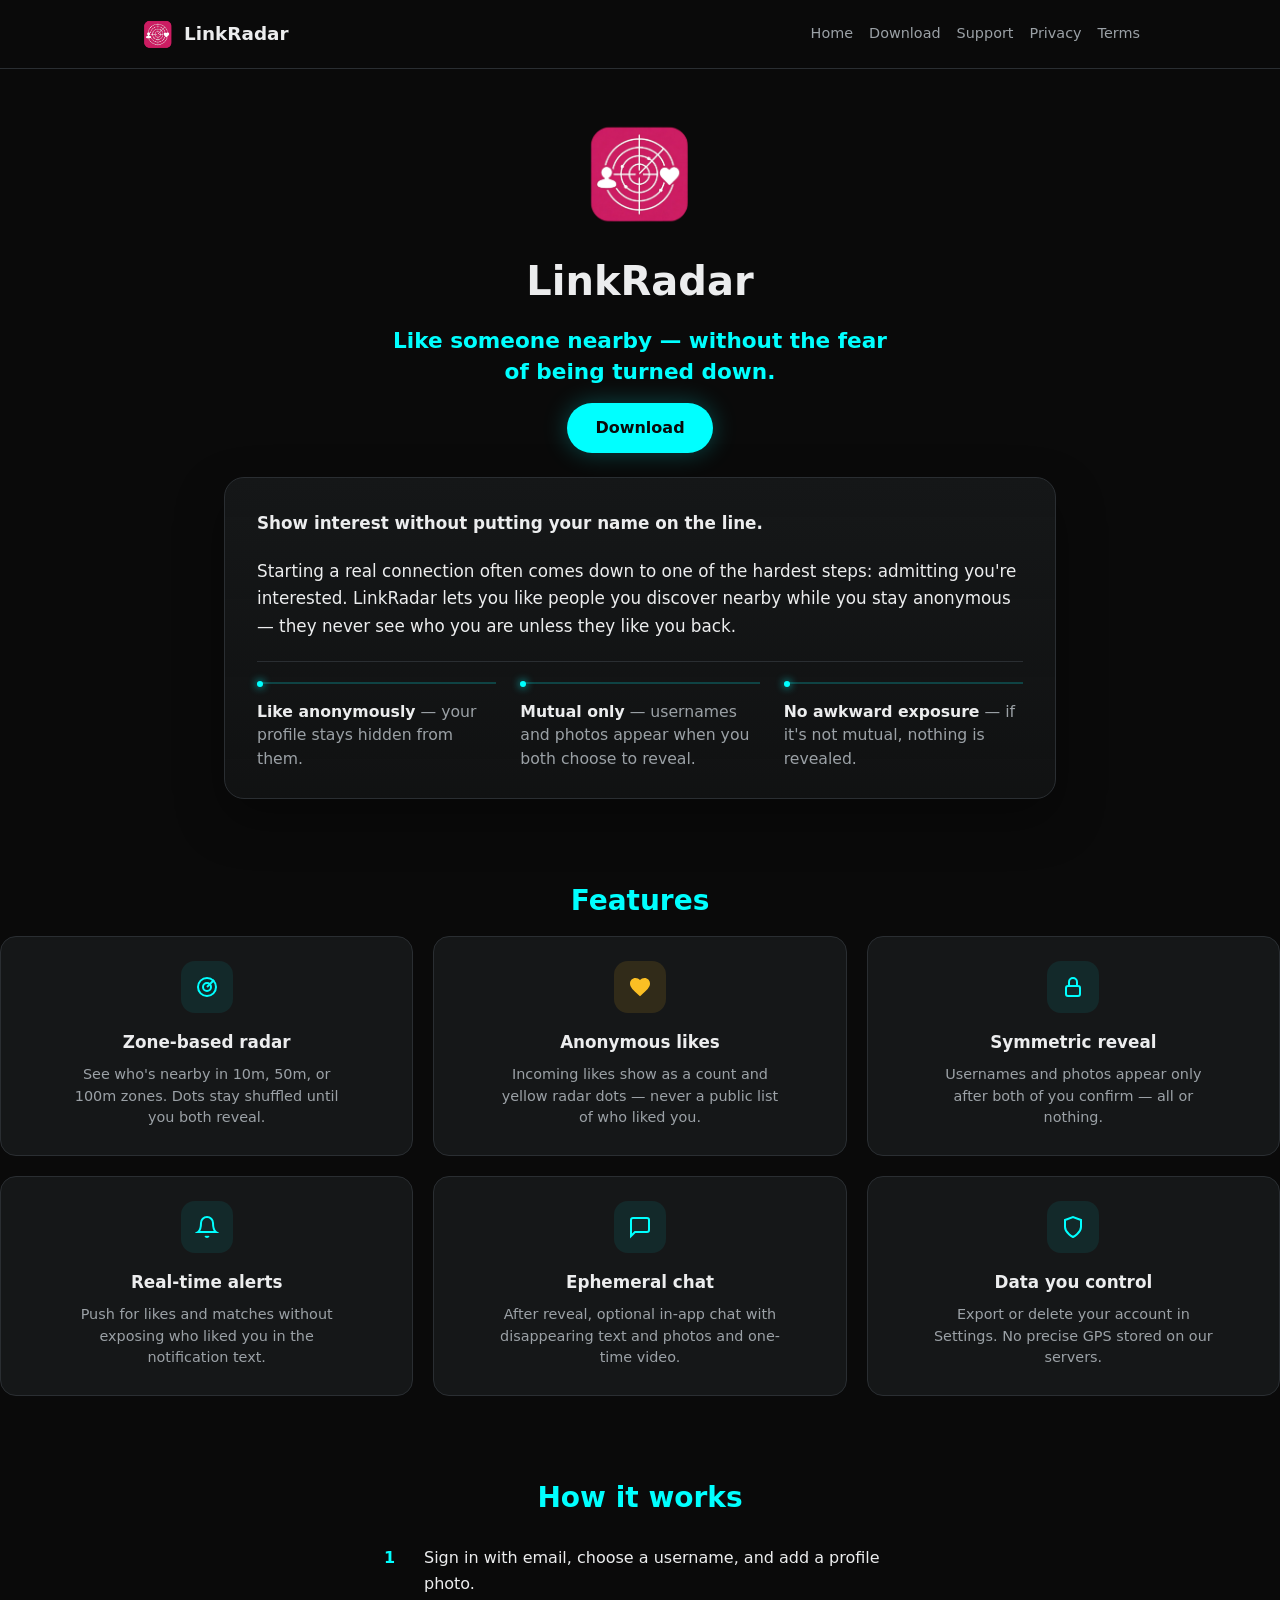
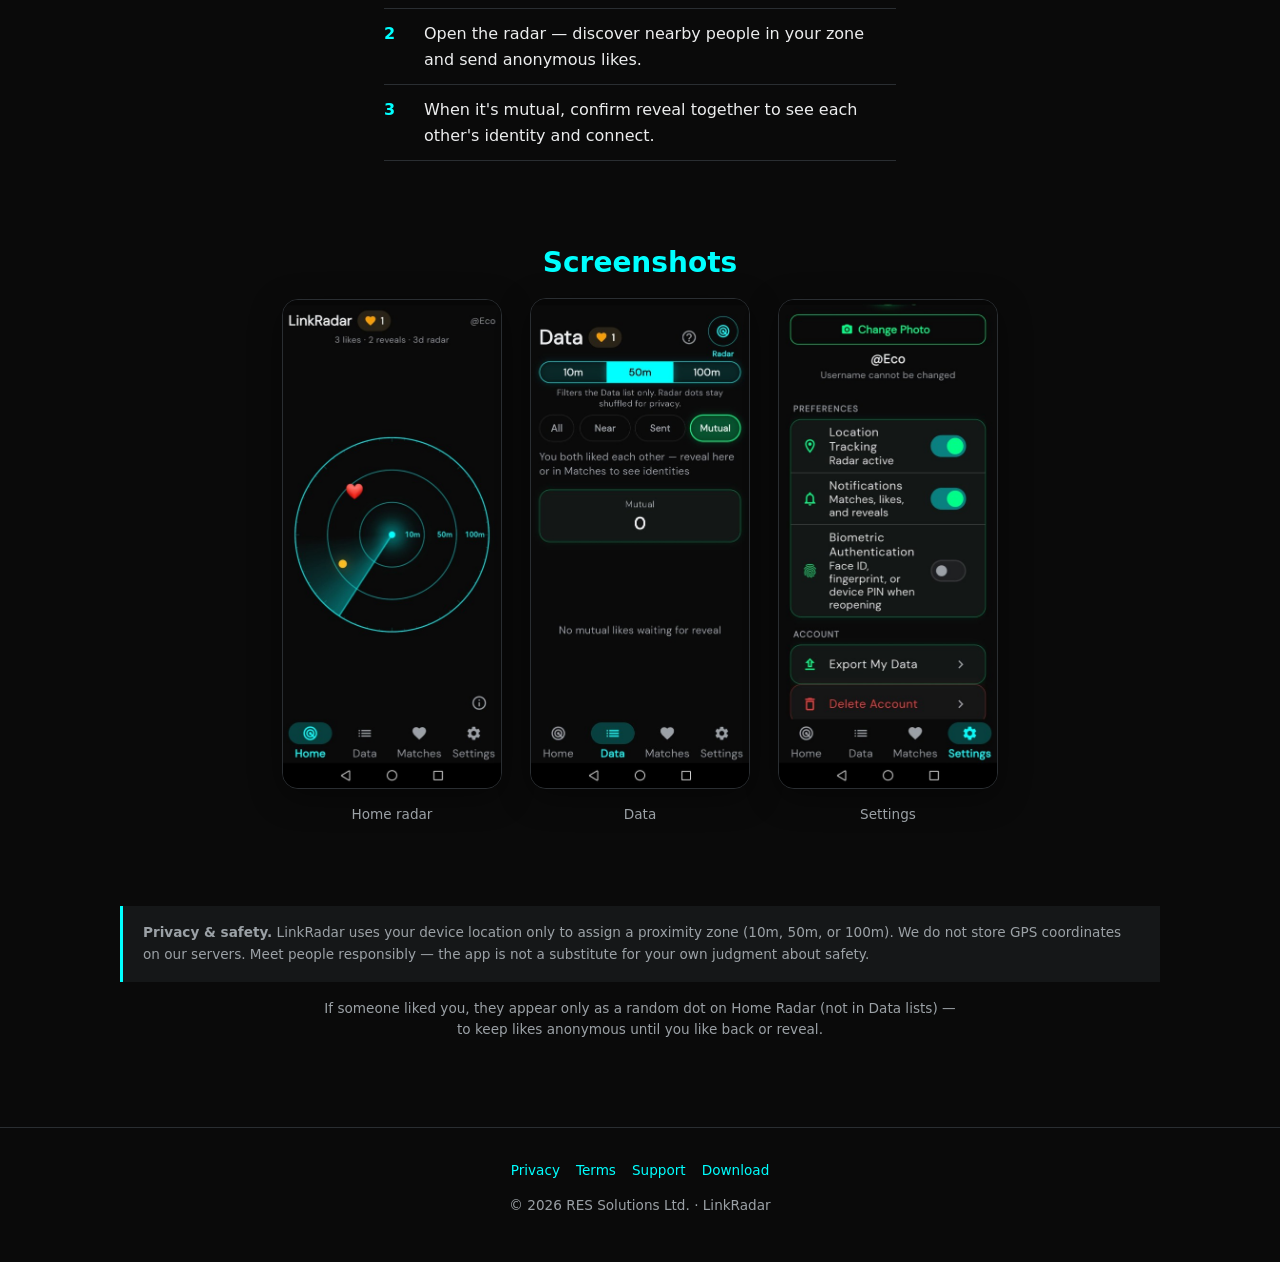
<file: index.html>
<!DOCTYPE html>
<html lang="en">
<head>
  <meta charset="utf-8" />
  <meta name="viewport" content="width=device-width, initial-scale=1" />
  <meta name="description" content="" />
  <meta property="og:type" content="website" />
  <title data-page-title="">LinkRadar</title>
  <link rel="stylesheet" href="css/site.css" />
  <script src="js/config.js"></script>
</head>
<body>
  <header class="site-header">
    <div class="container inner">
      <a class="logo" href="index.html">
        <img class="logo-img" src="assets/logo-foreground.png" alt="" width="36" height="36" />
        <span data-site-name>LinkRadar</span>
      </a>
      <nav class="nav">
        <a href="index.html">Home</a>
        <a href="download.html">Download</a>
        <a href="support.html">Support</a>
        <a href="privacy.html">Privacy</a>
        <a href="terms.html">Terms</a>
      </nav>
    </div>
  </header>

  <main>
    <section class="hero container">
      <img
        class="hero-logo"
        src="assets/logo-foreground.png"
        alt=""
        width="128"
        height="128"
      />
      <h1 data-site-name>LinkRadar</h1>
      <p class="hero-headline">Like someone nearby — without the fear of being turned down.</p>
      <a class="btn" href="download.html">Download</a>
    </section>

    <section class="intro-band">
      <div class="container">
        <div class="hero-story">
          <p class="hero-story__lead">Show interest without putting your name on the line.</p>
          <p>
            Starting a real connection often comes down to one of the hardest steps: admitting you're interested.
            LinkRadar lets you like people you discover nearby while you stay anonymous — they never see who you are unless they like you back.
          </p>
          <ul class="hero-story__points">
            <li><strong>Like anonymously</strong> — your profile stays hidden from them.</li>
            <li><strong>Mutual only</strong> — usernames and photos appear when you both choose to reveal.</li>
            <li><strong>No awkward exposure</strong> — if it's not mutual, nothing is revealed.</li>
          </ul>
        </div>
      </div>
    </section>

    <section class="section section--center" id="features">
      <h2>Features</h2>
      <div class="features-grid">
        <article class="feature-card">
          <div class="feature-icon" aria-hidden="true">
            <svg width="24" height="24" viewBox="0 0 24 24" fill="none" stroke="currentColor" stroke-width="2"><circle cx="12" cy="12" r="9"/><circle cx="12" cy="12" r="4"/><line x1="12" y1="12" x2="19" y2="5"/></svg>
          </div>
          <h3>Zone-based radar</h3>
          <p>See who's nearby in 10m, 50m, or 100m zones. Dots stay shuffled until you both reveal.</p>
        </article>
        <article class="feature-card">
          <div class="feature-icon feature-icon--amber" aria-hidden="true">
            <svg width="24" height="24" viewBox="0 0 24 24" fill="currentColor" stroke="none"><path d="M12 21.35l-1.45-1.32C5.4 15.36 2 12.28 2 8.5 2 5.42 4.42 3 7.5 3c1.74 0 3.41.81 4.5 2.09C13.09 3.81 14.76 3 16.5 3 19.58 3 22 5.42 22 8.5c0 3.78-3.4 6.86-8.55 11.54L12 21.35z"/></svg>
          </div>
          <h3>Anonymous likes</h3>
          <p>Incoming likes show as a count and yellow radar dots — never a public list of who liked you.</p>
        </article>
        <article class="feature-card">
          <div class="feature-icon" aria-hidden="true">
            <svg width="24" height="24" viewBox="0 0 24 24" fill="none" stroke="currentColor" stroke-width="2"><rect x="5" y="11" width="14" height="10" rx="2"/><path d="M8 11V7a4 4 0 118 0v4"/></svg>
          </div>
          <h3>Symmetric reveal</h3>
          <p>Usernames and photos appear only after both of you confirm — all or nothing.</p>
        </article>
        <article class="feature-card">
          <div class="feature-icon" aria-hidden="true">
            <svg width="24" height="24" viewBox="0 0 24 24" fill="none" stroke="currentColor" stroke-width="2"><path d="M18 8A6 6 0 006 8c0 7-3 9-3 9h18s-3-2-3-9"/><path d="M13.73 21a2 2 0 01-3.46 0"/></svg>
          </div>
          <h3>Real-time alerts</h3>
          <p>Push for likes and matches without exposing who liked you in the notification text.</p>
        </article>
        <article class="feature-card">
          <div class="feature-icon" aria-hidden="true">
            <svg width="24" height="24" viewBox="0 0 24 24" fill="none" stroke="currentColor" stroke-width="2"><path d="M21 15a2 2 0 01-2 2H7l-4 4V5a2 2 0 012-2h14a2 2 0 012 2z"/></svg>
          </div>
          <h3>Ephemeral chat</h3>
          <p>After reveal, optional in-app chat with disappearing text and photos and one-time video.</p>
        </article>
        <article class="feature-card">
          <div class="feature-icon" aria-hidden="true">
            <svg width="24" height="24" viewBox="0 0 24 24" fill="none" stroke="currentColor" stroke-width="2"><path d="M12 22s8-4 8-10V5l-8-3-8 3v7c0 6 8 10 8 10z"/></svg>
          </div>
          <h3>Data you control</h3>
          <p>Export or delete your account in Settings. No precise GPS stored on our servers.</p>
        </article>
      </div>
    </section>

    <section class="section section--center">
      <h2>How it works</h2>
      <ol class="steps steps--centered">
        <li>Sign in with email, choose a username, and add a profile photo.</li>
        <li>Open the radar — discover nearby people in your zone and send anonymous likes.</li>
        <li>When it's mutual, confirm reveal together to see each other's identity and connect.</li>
      </ol>
    </section>

    <section class="section section--center">
      <h2>Screenshots</h2>
      <div class="screenshot-grid">
        <figure class="screenshot-figure">
          <img src="assets/screenshots/home-radar.png" alt="LinkRadar home radar" loading="lazy" />
          <figcaption>Home radar</figcaption>
        </figure>
        <figure class="screenshot-figure">
          <img src="assets/screenshots/data.png" alt="LinkRadar Data tab" loading="lazy" />
          <figcaption>Data</figcaption>
        </figure>
        <figure class="screenshot-figure">
          <img src="assets/screenshots/settings.png" alt="LinkRadar Settings" loading="lazy" />
          <figcaption>Settings</figcaption>
        </figure>
      </div>
    </section>

    <section class="section container">
      <div class="disclaimer">
        <strong>Privacy &amp; safety.</strong>
        <span data-location-disclaimer></span>
      </div>
      <p class="incoming-hint">
        If someone liked you, they appear only as a random dot on Home Radar (not in Data lists) — to keep likes anonymous until you like back or reveal.
      </p>
    </section>
  </main>

  <footer class="site-footer">
    <div class="container">
      <div class="links">
        <a href="privacy.html">Privacy</a>
        <a href="terms.html">Terms</a>
        <a href="support.html">Support</a>
        <a href="download.html">Download</a>
      </div>
      <p>© <span data-year></span> <span data-company-name>RES SOLUTIONS LTD.</span> · <span data-site-name>LinkRadar</span></p>
    </div>
  </footer>
  <script src="js/site.js"></script>
</body>
</html>
</file>
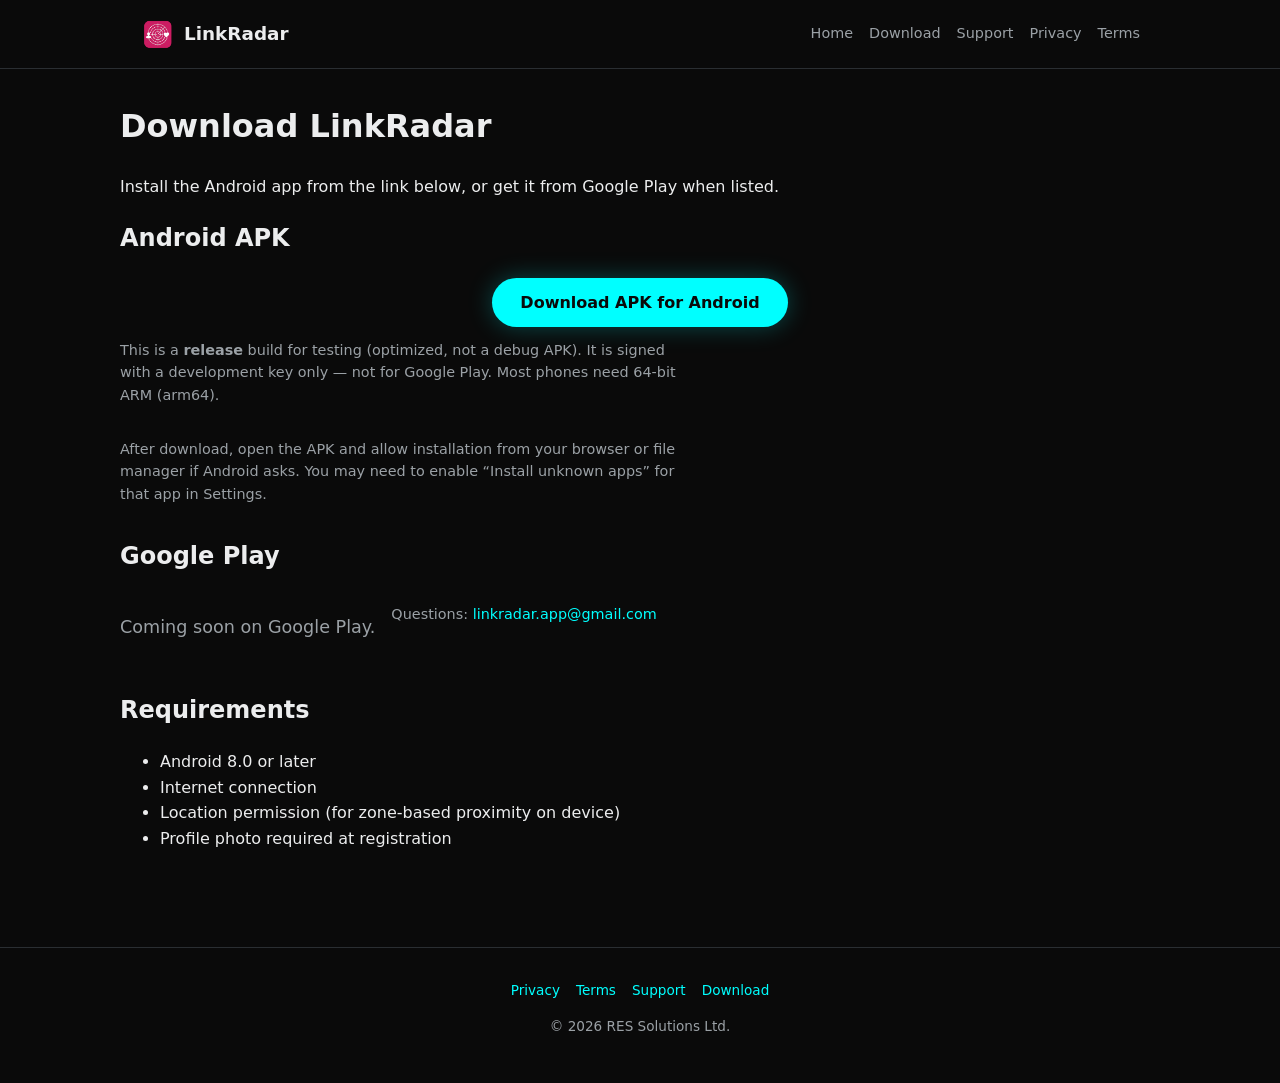
<file: download.html>
<!DOCTYPE html>
<html lang="en">
<head>
  <meta charset="utf-8" />
  <meta name="viewport" content="width=device-width, initial-scale=1" />
  <title data-page-title="Download">LinkRadar</title>
  <link rel="stylesheet" href="css/site.css" />
  <script src="js/config.js"></script>
</head>
<body>
  <header class="site-header">
    <div class="container inner">
      <a class="logo" href="index.html">
        <img class="logo-img" src="assets/logo-foreground.png" alt="" width="36" height="36" />
        <span data-site-name>LinkRadar</span>
      </a>
      <nav class="nav">
        <a href="index.html">Home</a>
        <a href="download.html">Download</a>
        <a href="support.html">Support</a>
        <a href="privacy.html">Privacy</a>
        <a href="terms.html">Terms</a>
      </nav>
    </div>
  </header>

  <main class="container legal">
    <h1>Download <span data-site-name></span></h1>
    <p>Install the Android app from the link below, or get it from Google Play when listed.</p>

    <h2>Android APK</h2>
    <div id="github-download" class="github-download"></div>
    <p class="install-note">
      This is a <strong>release</strong> build for testing (optimized, not a debug APK). It is signed with a
      development key only — not for Google Play. Most phones need 64-bit ARM (arm64).
    </p>
    <p class="install-note">
      After download, open the APK and allow installation from your browser or file manager if Android asks.
      You may need to enable &ldquo;Install unknown apps&rdquo; for that app in Settings.
    </p>

    <h2>Google Play</h2>
    <div id="store-buttons" class="store-buttons"></div>

    <h2>Requirements</h2>
    <ul>
      <li>Android 8.0 or later</li>
      <li>Internet connection</li>
      <li>Location permission (for zone-based proximity on device)</li>
      <li>Profile photo required at registration</li>
    </ul>
  </main>

  <footer class="site-footer">
    <div class="container">
      <div class="links">
        <a href="privacy.html">Privacy</a>
        <a href="terms.html">Terms</a>
        <a href="support.html">Support</a>
        <a href="download.html">Download</a>
      </div>
      <p>© <span data-year></span> <span data-company-name>RES Solutions Ltd.</span></p>
    </div>
  </footer>
  <script src="js/site.js"></script>
</body>
</html>
</file>
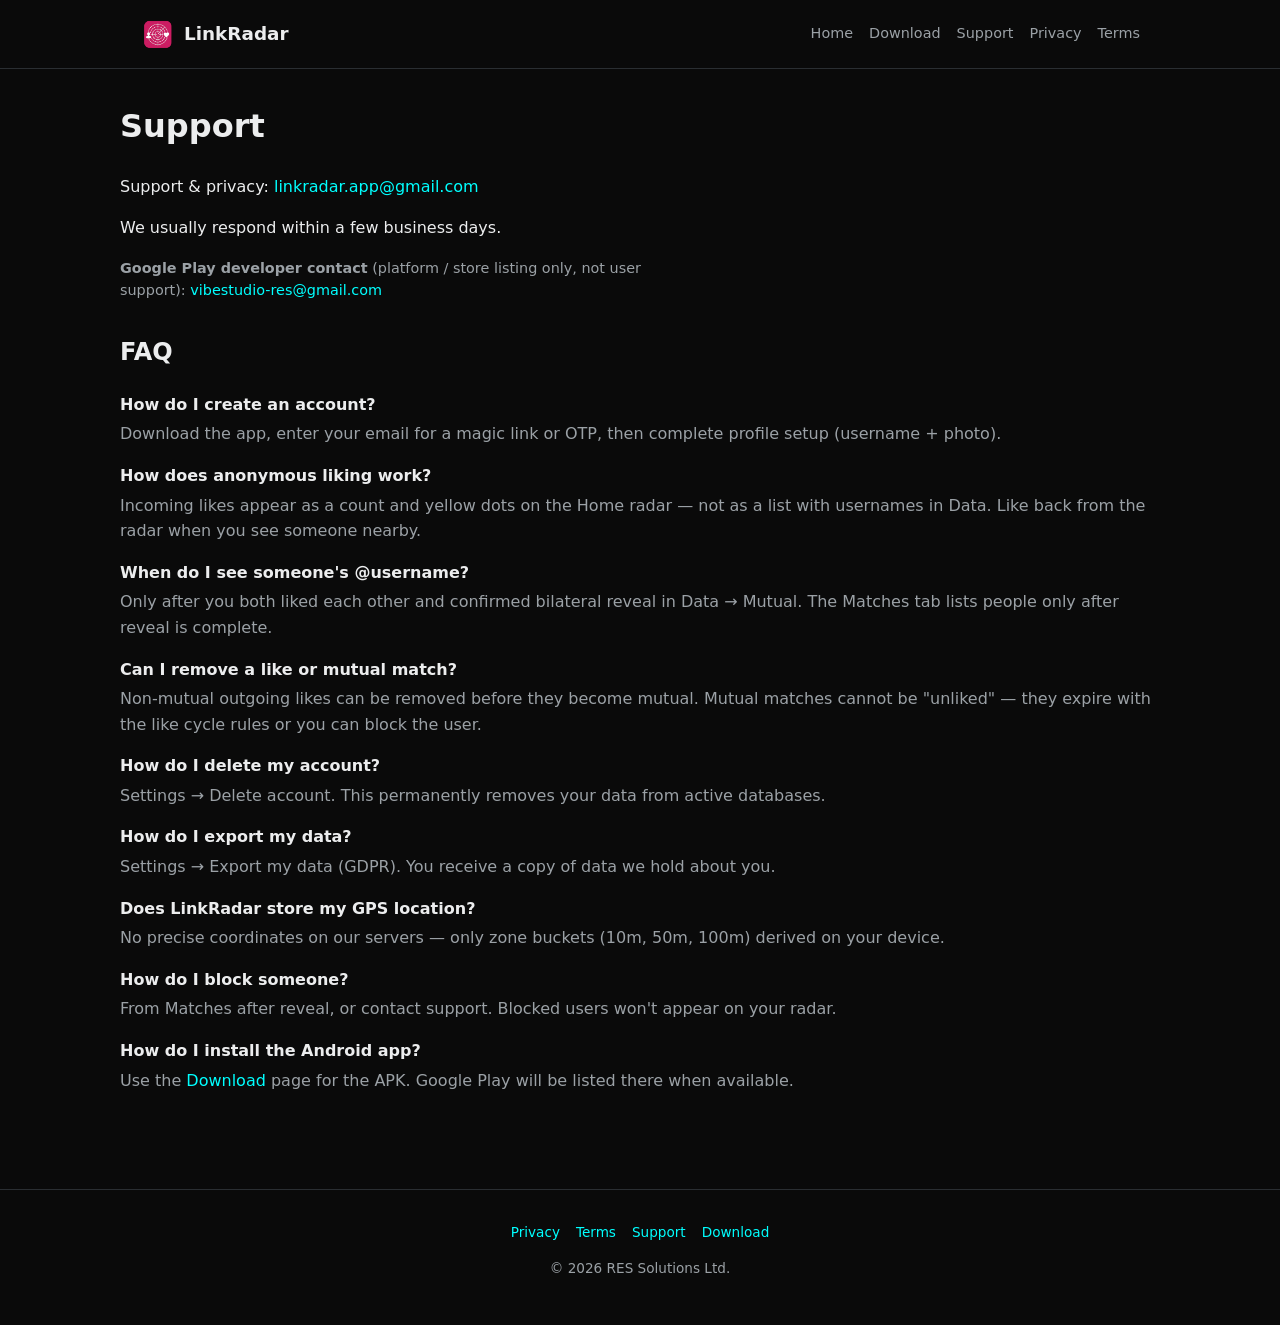
<file: support.html>
<!DOCTYPE html>
<html lang="en">
<head>
  <meta charset="utf-8" />
  <meta name="viewport" content="width=device-width, initial-scale=1" />
  <title data-page-title="Support">LinkRadar</title>
  <link rel="stylesheet" href="css/site.css" />
  <script src="js/config.js"></script>
</head>
<body>
  <header class="site-header">
    <div class="container inner">
      <a class="logo" href="index.html">
        <img class="logo-img" src="assets/logo-foreground.png" alt="" width="36" height="36" />
        <span data-site-name>LinkRadar</span>
      </a>
      <nav class="nav">
        <a href="index.html">Home</a>
        <a href="download.html">Download</a>
        <a href="support.html">Support</a>
        <a href="privacy.html">Privacy</a>
        <a href="terms.html">Terms</a>
      </nav>
    </div>
  </header>

  <main class="container legal">
    <h1>Support</h1>
    <p>Support &amp; privacy: <a data-support-email href="mailto:linkradar.app@gmail.com">linkradar.app@gmail.com</a></p>
    <p>We usually respond within a few business days.</p>
    <p class="install-note">
      <strong>Google Play developer contact</strong> (platform / store listing only, not user support):
      <a data-developer-email href="mailto:vibestudio-res@gmail.com">vibestudio-res@gmail.com</a>
    </p>

    <h2>FAQ</h2>
    <dl class="faq">
      <dt>How do I create an account?</dt>
      <dd>Download the app, enter your email for a magic link or OTP, then complete profile setup (username + photo).</dd>

      <dt>How does anonymous liking work?</dt>
      <dd>Incoming likes appear as a count and yellow dots on the Home radar — not as a list with usernames in Data. Like back from the radar when you see someone nearby.</dd>

      <dt>When do I see someone's @username?</dt>
      <dd>Only after you both liked each other and confirmed bilateral reveal in Data → Mutual. The Matches tab lists people only after reveal is complete.</dd>

      <dt>Can I remove a like or mutual match?</dt>
      <dd>Non-mutual outgoing likes can be removed before they become mutual. Mutual matches cannot be "unliked" — they expire with the like cycle rules or you can block the user.</dd>

      <dt>How do I delete my account?</dt>
      <dd>Settings → Delete account. This permanently removes your data from active databases.</dd>

      <dt>How do I export my data?</dt>
      <dd>Settings → Export my data (GDPR). You receive a copy of data we hold about you.</dd>

      <dt>Does LinkRadar store my GPS location?</dt>
      <dd>No precise coordinates on our servers — only zone buckets (10m, 50m, 100m) derived on your device.</dd>

      <dt>How do I block someone?</dt>
      <dd>From Matches after reveal, or contact support. Blocked users won't appear on your radar.</dd>

      <dt>How do I install the Android app?</dt>
      <dd>Use the <a href="download.html">Download</a> page for the APK. Google Play will be listed there when available.</dd>
    </dl>
  </main>

  <footer class="site-footer">
    <div class="container">
      <div class="links">
        <a href="privacy.html">Privacy</a>
        <a href="terms.html">Terms</a>
        <a href="support.html">Support</a>
        <a href="download.html">Download</a>
      </div>
      <p>© <span data-year></span> <span data-company-name>RES Solutions Ltd.</span></p>
    </div>
  </footer>
  <script src="js/site.js"></script>
</body>
</html>
</file>
<file: css/site.css>
:root {
  --primary: #00ffff;
  --accent-pink: #ff1493;
  --accent-amber: #fbbf24;
  --bg: #0a0a0a;
  --surface: #151718;
  --text: #ecedee;
  --muted: #9ba1a6;
  --border: #2a2e32;
  --max: 1040px;
  --font: system-ui, -apple-system, "Segoe UI", Roboto, sans-serif;
}

* {
  box-sizing: border-box;
}

body {
  margin: 0;
  font-family: var(--font);
  background: var(--bg);
  color: var(--text);
  line-height: 1.6;
}

a {
  color: var(--primary);
  text-decoration: none;
}

a:hover {
  text-decoration: underline;
}

.container {
  max-width: var(--max);
  margin: 0 auto;
  padding: 0 1.25rem;
}

.site-header {
  border-bottom: 1px solid var(--border);
  padding: 1rem 0;
}

.site-header .inner {
  display: flex;
  flex-wrap: wrap;
  align-items: center;
  justify-content: space-between;
  gap: 1rem;
}

.logo {
  display: inline-flex;
  align-items: center;
  gap: 0.5rem;
  font-weight: 700;
  font-size: 1.15rem;
  color: var(--text);
  text-decoration: none;
}

.logo:hover {
  text-decoration: none;
}

/* Logo PNG — transparent background, no extra frame */
.logo-img {
  width: 36px;
  height: 36px;
  object-fit: contain;
  flex-shrink: 0;
  display: block;
}

.hero-logo {
  width: clamp(96px, 18vw, 128px);
  height: auto;
  margin: 0 auto 1.25rem;
  display: block;
  object-fit: contain;
}

.nav {
  display: flex;
  flex-wrap: wrap;
  gap: 1rem;
  font-size: 0.9rem;
}

.nav a {
  color: var(--muted);
}

.nav a:hover {
  color: var(--primary);
}

.hero {
  padding: 3rem 0 2rem;
  text-align: center;
}

.hero h1 {
  font-size: clamp(1.75rem, 5vw, 2.5rem);
  margin: 0 0 0.75rem;
}

.hero-headline {
  font-size: clamp(1.15rem, 3.2vw, 1.35rem);
  font-weight: 600;
  color: var(--primary);
  max-width: 32rem;
  margin: 0 auto 1rem;
  line-height: 1.45;
}

.intro-band {
  padding: 0 0 2.5rem;
  margin-top: -0.5rem;
}

.hero-story {
  max-width: 52rem;
  margin: 0 auto;
  padding: 2rem 2rem 1.75rem;
  background: linear-gradient(180deg, var(--surface) 0%, rgba(21, 23, 24, 0.6) 100%);
  border: 1px solid var(--border);
  border-radius: 20px;
  box-shadow: 0 20px 48px rgba(0, 0, 0, 0.35);
}

.hero-story__lead {
  margin: 0 0 1rem;
  font-size: clamp(1.1rem, 2.5vw, 1.25rem);
  font-weight: 600;
  color: var(--primary);
  line-height: 1.4;
}

.hero-story p {
  margin: 0 0 1.25rem;
  color: var(--text);
  font-size: 1.05rem;
  line-height: 1.65;
}

.hero-story__points {
  margin: 0;
  padding: 0;
  list-style: none;
  display: grid;
  gap: 0.75rem;
  border-top: 1px solid var(--border);
  padding-top: 1.25rem;
}

.hero-story__points li {
  color: var(--muted);
  font-size: 0.98rem;
  line-height: 1.5;
  padding-left: 1.25rem;
  position: relative;
}

.hero-story__points li::before {
  content: "";
  position: absolute;
  left: 0;
  top: 0.55em;
  width: 6px;
  height: 6px;
  border-radius: 50%;
  background: var(--primary);
  box-shadow: 0 0 8px var(--primary);
}

.hero-story__points strong {
  color: var(--text);
  font-weight: 600;
}

@media (min-width: 720px) {
  .hero-story__points {
    grid-template-columns: repeat(3, minmax(0, 1fr));
    gap: 1rem 1.5rem;
  }

  .hero-story__points li {
    padding-left: 0;
    padding-top: 1rem;
    border-top: 2px solid rgba(0, 255, 255, 0.2);
  }

  .hero-story__points li::before {
    top: 0;
    left: 0;
    transform: translateY(-50%);
  }
}

.btn {
  display: inline-block;
  background: var(--primary);
  color: #0a0a0a;
  font-weight: 700;
  padding: 0.75rem 1.75rem;
  border-radius: 999px;
  text-decoration: none;
  box-shadow: 0 0 24px rgba(0, 255, 255, 0.25);
}

.btn:hover {
  filter: brightness(1.08);
  text-decoration: none;
}

.section {
  padding: 2.5rem 0;
}

.section h2 {
  font-size: clamp(1.35rem, 3vw, 1.75rem);
  margin: 0 0 0.75rem;
  color: var(--text);
  font-weight: 700;
}

.section--center {
  text-align: center;
}

.section--center > h2 {
  color: var(--primary);
}

.section-lead {
  color: var(--muted);
  font-size: 1.05rem;
  max-width: 36rem;
  margin: 0 auto 2.25rem;
  line-height: 1.55;
}

/* Symmetric 3×2 feature grid (SaaS landing best practice) */
.features-grid {
  display: grid;
  grid-template-columns: repeat(3, minmax(0, 1fr));
  gap: 1.25rem;
  align-items: stretch;
  text-align: center;
}

.feature-card {
  display: flex;
  flex-direction: column;
  align-items: center;
  padding: 1.5rem 1.25rem;
  min-height: 220px;
  background: var(--surface);
  border: 1px solid var(--border);
  border-radius: 16px;
  transition: border-color 0.2s ease, transform 0.2s ease, box-shadow 0.2s ease;
}

.feature-card:hover {
  border-color: rgba(0, 255, 255, 0.35);
  transform: translateY(-3px);
  box-shadow: 0 12px 32px rgba(0, 0, 0, 0.35);
}

.feature-icon {
  width: 52px;
  height: 52px;
  display: grid;
  place-items: center;
  margin-bottom: 1rem;
  border-radius: 14px;
  background: rgba(0, 255, 255, 0.08);
  color: var(--primary);
}

.feature-icon--amber {
  background: rgba(251, 191, 36, 0.12);
  color: var(--accent-amber);
}

.feature-card h3 {
  margin: 0 0 0.5rem;
  font-size: 1.05rem;
  font-weight: 600;
  color: var(--text);
}

.feature-card p {
  margin: 0;
  color: var(--muted);
  font-size: 0.9rem;
  line-height: 1.5;
  max-width: 18rem;
}

@media (max-width: 900px) {
  .features-grid {
    grid-template-columns: repeat(2, minmax(0, 1fr));
  }
}

@media (max-width: 520px) {
  .features-grid {
    grid-template-columns: 1fr;
    max-width: 22rem;
    margin-left: auto;
    margin-right: auto;
  }

  .feature-card {
    min-height: 0;
  }
}

.steps {
  list-style: none;
  padding: 0;
  margin: 0;
  counter-reset: step;
}

.steps li {
  counter-increment: step;
  padding: 0.75rem 0 0.75rem 2.5rem;
  position: relative;
  border-bottom: 1px solid var(--border);
}

.steps li::before {
  content: counter(step);
  position: absolute;
  left: 0;
  font-weight: 700;
  color: var(--primary);
}

.steps--centered {
  max-width: 32rem;
  margin: 0 auto;
  text-align: left;
}

.disclaimer {
  background: var(--surface);
  border-left: 3px solid var(--primary);
  padding: 1rem 1.25rem;
  font-size: 0.85rem;
  color: var(--muted);
}

.legal {
  padding: 2rem 0 3rem;
}

.legal h1 {
  margin-top: 0;
}

.legal .updated {
  color: var(--muted);
  font-size: 0.85rem;
}

.legal-body h2 {
  font-size: 1.1rem;
  margin-top: 1.5rem;
}

/* Rendered from assets/legal/*.md (same as mobile app) */
.legal-markdown h1 {
  font-size: 1.75rem;
  margin-top: 0;
}

.legal-markdown h2 {
  font-size: 1.15rem;
  margin-top: 1.75rem;
  margin-bottom: 0.5rem;
}

.legal-markdown h3 {
  font-size: 1rem;
  margin-top: 1.25rem;
}

.legal-markdown p,
.legal-markdown li {
  color: var(--text);
}

.legal-markdown ul {
  padding-left: 1.25rem;
}

.legal-markdown li {
  margin-bottom: 0.35rem;
}

.legal-markdown a {
  color: var(--primary);
}

.legal-markdown code {
  font-size: 0.9em;
  color: var(--muted);
}

.store-buttons {
  display: flex;
  flex-wrap: wrap;
  gap: 1rem;
  justify-content: center;
  margin: 2rem 0;
}

.store-badge {
  display: inline-block;
  padding: 0.85rem 1.5rem;
  background: var(--surface);
  border: 1px solid var(--border);
  border-radius: 10px;
  font-weight: 600;
  color: var(--text);
}

.coming-soon {
  text-align: center;
  color: var(--muted);
  font-size: 1.1rem;
}

.coming-soon-sub {
  text-align: center;
  color: var(--muted);
  font-size: 0.9rem;
  margin-top: 0.5rem;
}

.github-download {
  text-align: center;
  margin: 1.25rem 0 0.75rem;
}

.github-download .btn-download-apk {
  display: inline-block;
}

.install-note {
  color: var(--muted);
  font-size: 0.9rem;
  max-width: 36rem;
  line-height: 1.55;
  margin: 0 0 2rem;
}

.legal .store-buttons {
  justify-content: flex-start;
  margin: 1rem 0 2rem;
}

.incoming-hint {
  margin-top: 1rem;
  font-size: 0.85rem;
  color: var(--muted);
  text-align: center;
  max-width: 40rem;
  margin-left: auto;
  margin-right: auto;
}

.screenshot-note {
  color: var(--muted);
  font-size: 0.9rem;
  margin-bottom: 1rem;
}

.screenshot-grid {
  display: grid;
  gap: 1.5rem;
  grid-template-columns: repeat(3, minmax(0, 1fr));
  align-items: end;
  max-width: 720px;
  margin: 0 auto;
}

@media (max-width: 640px) {
  .screenshot-grid {
    grid-template-columns: 1fr;
    max-width: 240px;
  }
}

.screenshot-figure {
  margin: 0;
  text-align: center;
}

.screenshot-figure img {
  width: 100%;
  max-width: 220px;
  height: auto;
  border-radius: 16px;
  border: 1px solid var(--border);
  box-shadow: 0 8px 32px rgba(0, 0, 0, 0.4);
}

.screenshot-figure figcaption {
  margin-top: 0.5rem;
  font-size: 0.85rem;
  color: var(--muted);
}

.faq dt {
  font-weight: 600;
  margin-top: 1rem;
}

.faq dd {
  margin: 0.25rem 0 0;
  color: var(--muted);
}

.site-footer {
  border-top: 1px solid var(--border);
  padding: 2rem 0;
  margin-top: 2rem;
  text-align: center;
  font-size: 0.85rem;
  color: var(--muted);
}

.site-footer .links {
  display: flex;
  flex-wrap: wrap;
  justify-content: center;
  gap: 1rem;
  margin-bottom: 0.75rem;
}
</file>
